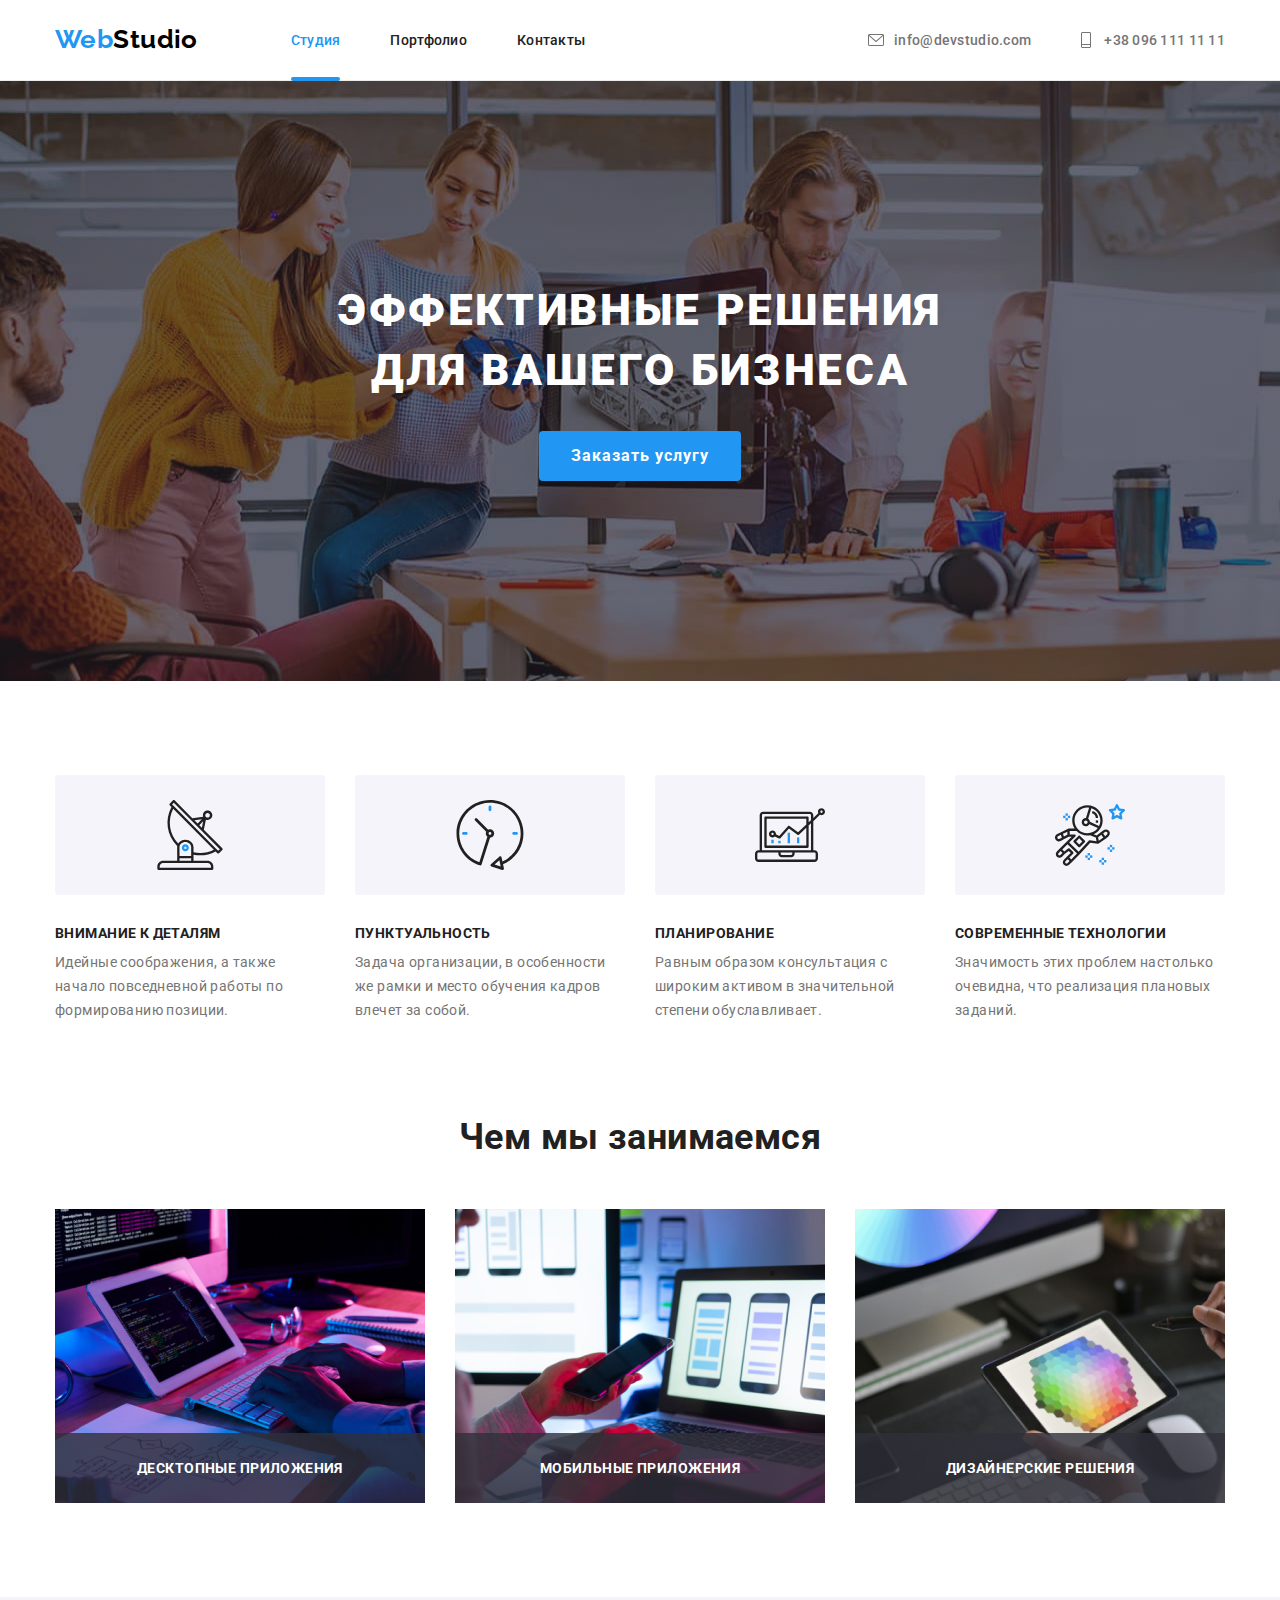
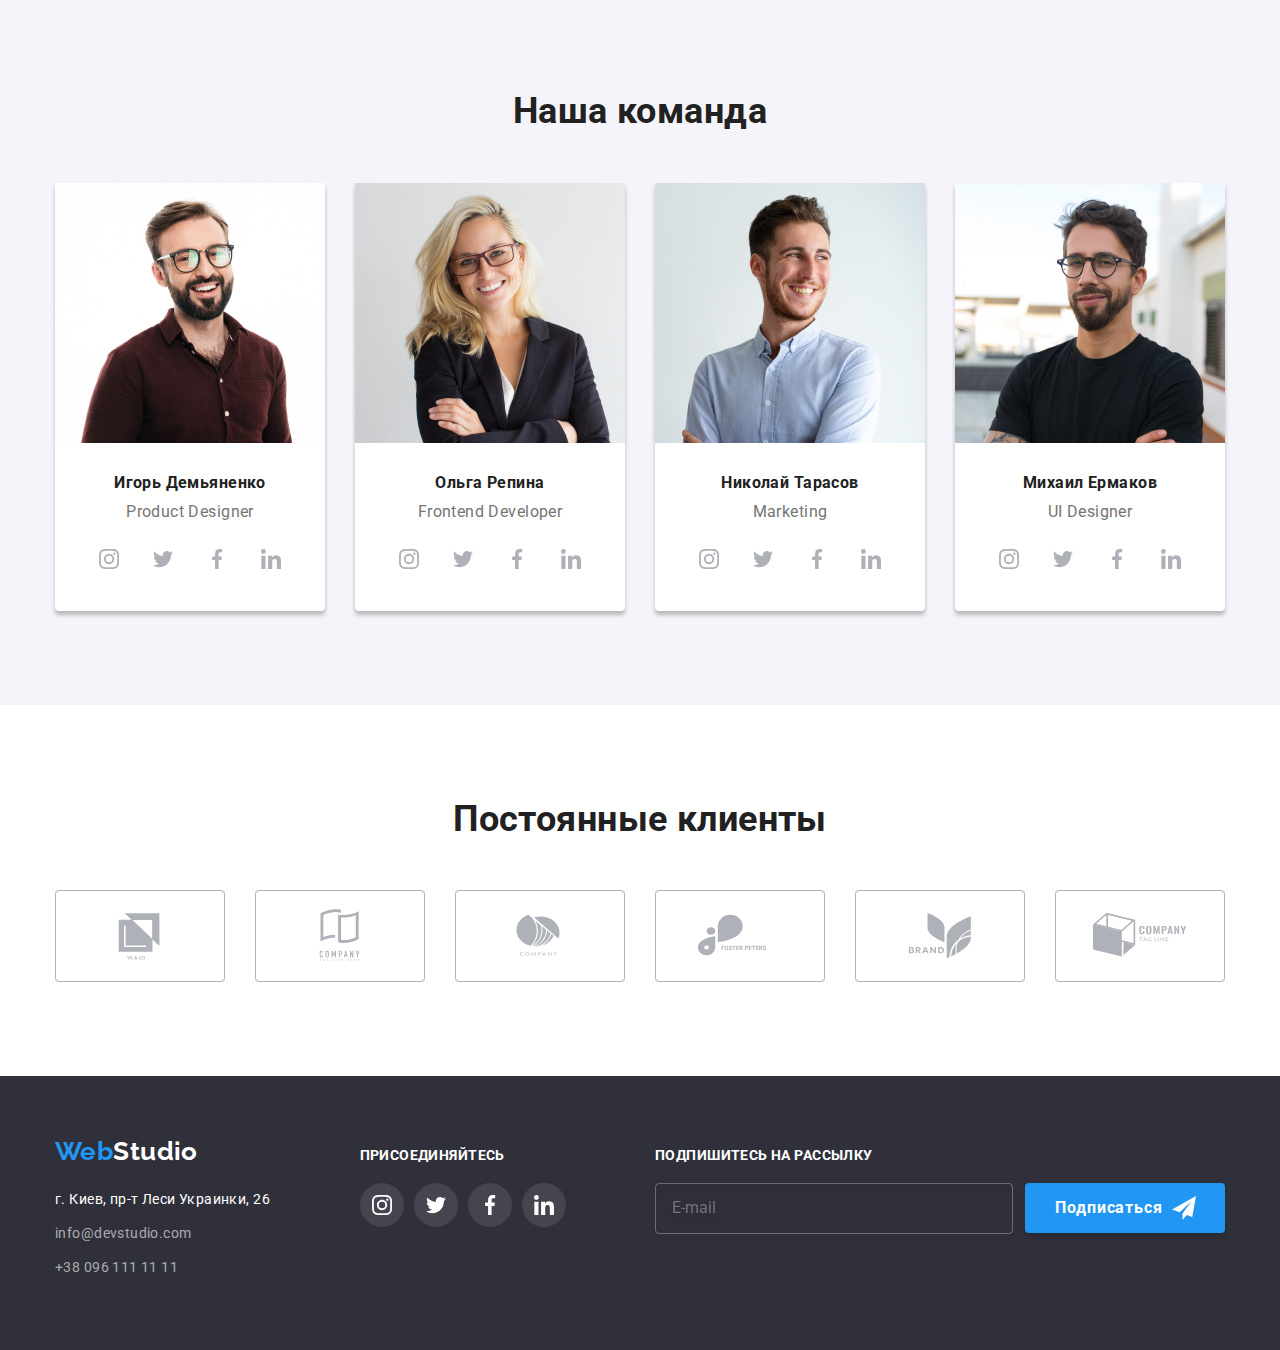
<file: index.html>
<!DOCTYPE html>
<html lang="ru">
  <head>
    <meta charset="UTF-8" />
    <meta http-equiv="X-UA-Compatible" content="IE=edge" />
    <meta name="viewport" content="width=device-width, initial-scale=1.0" />
    <title>goit-markup-hw-08</title>
    <link
      href="https://fonts.googleapis.com/css2?family=Raleway:wght@700&family=Roboto:wght@400;500;700;900&family=Tangerine:wght@700&display=swap"
      rel="stylesheet"
    />
    <link rel="stylesheet" href="./css/main.min.css" />
  </head>
  <body>
    <!--Шапка сайта-->
    <header class="header">
      <div class="container">
        <a href="./index.html" class="logo"
          ><span class="accent">Web</span>Studio</a
        >
        <div class="header__menu" data-menu>
          <nav class="nav">
            <ul class="nav-list list">
              <li class="nav__item">
                <a class="nav__link link current" href="./index.html">Студия</a>
              </li>
              <li class="nav__item">
                <a class="nav__link link" href="./portfolio.html">Портфолио</a>
              </li>
              <li class="nav__item">
                <a class="nav__link link" href="#">Контакты</a>
              </li>
            </ul>
          </nav>
          <ul class="contacts-list list">
            <li class="contacts-list__item">
              <a
                class="contacts-list__link contacts-list__link--mail link"
                href="mailto:info@devstudio.com"
              >
                <svg class="contacts-list__icon" width="16" height="16">
                  <use href="./images/sprite.svg#icon-mail"></use>
                </svg>
                info@devstudio.com</a
              >
            </li>
            <li class="contacts-list__item">
              <a
                class="contacts-list__link contacts-list__link--tel link"
                href="tel:+380961111111"
              >
                <svg
                  class="contacts-list__icon contacts-list__icon-tel"
                  width="16"
                  height="16"
                >
                  <use href="./images/sprite.svg#icon-phone"></use>
                </svg>
                +38 096 111 11 11</a
              >
            </li>
          </ul>
          <ul class="header__sicials list">
            <li class="header__sicials-item">
              <a href="" class="header-socials-link">Instagram</a>
            </li>
            <li class="header__sicials-item">
              <a href="" class="header-socials-link">Twitter</a>
            </li>
            <li class="header__sicials-item">
              <a href="" class="header-socials-link">Facebook</a>
            </li>
            <li class="header__sicials-item">
              <a href="" class="header-socials-link">LinkedIn</a>
            </li>
          </ul>
        </div>

        <button class="mabil-menu__btn" data-menu-button>
          <svg
            width="40"
            height="40"
            aria-label="Переключатель мобильного окна"
          >
            <use
              class="icon-menu-close"
              href="./images/sprite.svg#icon-menu-close"
            ></use>
            <use
              class="icon-menu-open"
              href="./images/sprite.svg#icon-menu-open"
            ></use>
          </svg>
        </button>
      </div>
    </header>

    <main>
      <!--hero-->
      <section class="hero">
        <div class="container">
          <h1 class="hero__title">Эффективные решения для вашего бизнеса</h1>
          <button class="hero__button button" type="button" data-modal-open>
            Заказать услугу
          </button>
        </div>
      </section>

      <!--Преимущества-->
      <section class="section section-features">
        <div class="container">
          <h2 class="hidden">Наши преимущества</h2>
          <ul class="features list">
            <li class="features__item features__item--icon1">
              <h3 class="features__title title">Внимание к деталям</h3>
              <p class="features__text">
                Идейные соображения, а также начало повседневной работы по
                формированию позиции.
              </p>
            </li>
            <li class="features__item features__item--icon2">
              <h3 class="features__title title">Пунктуальность</h3>
              <p class="features__text">
                Задача организации, в особенности же рамки и место обучения
                кадров влечет за собой.
              </p>
            </li>
            <li class="features__item features__item--icon3">
              <h3 class="features__title title">Планирование</h3>
              <p class="features__text">
                Равным образом консультация с широким активом в значительной
                степени обуславливает.
              </p>
            </li>
            <li class="features__item features__item--icon4">
              <h3 class="features__title title">Современные технологии</h3>
              <p class="features__text">
                Значимость этих проблем настолько очевидна, что реализация
                плановых заданий.
              </p>
            </li>
          </ul>
        </div>
      </section>

      <!--Наши занятия-->
      <section class="section work-section">
        <div class="container">
          <h2 class="title">Чем мы занимаемся</h2>
          <ul class="work list flexing">
            <li class="work__item">
              <picture>
                <source
                  srcset="./images/place11.jpg 1x, ./images/place11@2x.jpg 2x"
                  type="image/jpg"
                />
                <img
                  class="work__item"
                  src="./images/place11.jpg"
                  alt="мужчина клацает на клавиатуре"
                  width="370"
                  height="294"
                />
              </picture>
              <h3 class="work__title">Десктопные приложения</h3>
            </li>
            <li class="work__item">
              <picture>
                <source
                  srcset="./images/place22.jpg 1x, ./images/place22@2x.jpg 2x"
                  type="image/jpg"
                />
                <img
                  class="work__item"
                  src="./images/place22.jpg"
                  alt="девушка держит в руке смартфон"
                  width="370"
                  height="294"
                />
              </picture>
              <h3 class="work__title">Мобильные приложения</h3>
            </li>
            <li class="work__item">
              <picture>
                <source
                  srcset="./images/place33.jpg 1x, ./images/place33@2x.jpg 2x"
                  type="image/jpg"
                />
                <img
                  class="work__item"
                  src="./images/place33.jpg"
                  alt="держит в руке планшет"
                  width="370"
                  height="294"
                />
              </picture>
              <h3 class="work__title">Дизайнерские решения</h3>
            </li>
          </ul>
        </div>
      </section>

      <!--Команда-->
      <section class="section section-team">
        <div class="container">
          <h2 class="title">Наша команда</h2>
          <ul class="team list">
            <li class="team__item">
              <picture>
                <source
                  media="(min-width: 1200px)"
                  srcset="
                    ./images/t-teachr-desk.jpg    1x,
                    ./images/t-teachr-desk@2x.jpg 2x
                  "
                  type="image/jpg"
                />

                <source
                  media="(min-width: 768px)"
                  srcset="
                    ./images/t-teachr-tab.jpg    1x,
                    ./images/t-teachr-tab@2x.jpg 2x
                  "
                  type="image/jpg"
                />

                <source
                  media="(max-width: 767px)"
                  srcset="
                    ./images/t-teachr-mob.jpg    1x,
                    ./images/t-teachr-mob@2x.jpg 2x
                  "
                  type="image/jpg"
                />
                <img
                  class="team__img"
                  src="./images/t-teachr-mob.jpg"
                  alt="учитель мужчина"
                  width="270"
                  height="260"
                />
              </picture>

              <div class="participant">
                <h3 class="participant__title title">Игорь Демьяненко</h3>
                <p class="participant__text">Product Designer</p>
                <ul class="social">
                  <li class="social__item">
                    <a class="social__link" href="" aria-label="instagram">
                      <svg width="20" height="20">
                        <use href="./images/sprite.svg#icon-instagram"></use>
                      </svg>
                    </a>
                  </li>
                  <li class="social__item">
                    <a class="social__link" href="" aria-label="twitter">
                      <svg width="20" height="20">
                        <use href="./images/sprite.svg#icon-twitter"></use>
                      </svg>
                    </a>
                  </li>
                  <li class="social__item">
                    <a class="social__link" href="" aria-label="facebook">
                      <svg width="20" height="20">
                        <use href="./images/sprite.svg#icon-facebook"></use>
                      </svg>
                    </a>
                  </li>
                  <li class="social__item">
                    <a class="social__link" href="" aria-label="linkedin">
                      <svg width="20" height="20">
                        <use href="./images/sprite.svg#icon-linkedin"></use>
                      </svg>
                    </a>
                  </li>
                </ul>
              </div>
            </li>
            <li class="team__item">
              <picture>
                <source
                  media="(min-width: 1200px)"
                  srcset="
                    ./images/t-teachr2-desk.jpg    1x,
                    ./images/t-teachr2-desk@2x.jpg 2x
                  "
                  type="image/jpg"
                />

                <source
                  media="(min-width: 768px)"
                  srcset="
                    ./images/t-teachr2-tab.jpg    1x,
                    ./images/t-teachr2-tab@2x.jpg 2x
                  "
                  type="image/jpg"
                />

                <source
                  media="(max-width: 767px)"
                  srcset="
                    ./images/t-teachr2-mob.jpg    1x,
                    ./images/t-teachr2-mob@2x.jpg 2x
                  "
                  type="image/jpg"
                />
                <img
                  class="team__img"
                  src="./images/t-teachr2-mob.jpg"
                  alt="учитель мужчина"
                  width="270"
                  height="260"
                />
              </picture>

              <div class="participant">
                <h3 class="participant__title title">Ольга Репина</h3>
                <p class="participant__text">Frontend Developer</p>
                <ul class="social">
                  <li class="social__item">
                    <a class="social__link" href="" aria-label="instagram">
                      <svg width="20" height="20">
                        <use href="./images/sprite.svg#icon-instagram"></use>
                      </svg>
                    </a>
                  </li>
                  <li class="social__item">
                    <a class="social__link" href="" aria-label="twitter">
                      <svg width="20" height="20">
                        <use href="./images/sprite.svg#icon-twitter"></use>
                      </svg>
                    </a>
                  </li>
                  <li class="social__item">
                    <a class="social__link" href="" aria-label="facebook">
                      <svg width="20" height="20">
                        <use href="./images/sprite.svg#icon-facebook"></use>
                      </svg>
                    </a>
                  </li>
                  <li class="social__item">
                    <a class="social__link" href="" aria-label="linkedin">
                      <svg width="20" height="20">
                        <use href="./images/sprite.svg#icon-linkedin"></use>
                      </svg>
                    </a>
                  </li>
                </ul>
              </div>
            </li>
            <li class="team__item">
              <picture>
                <source
                  media="(min-width: 1200px)"
                  srcset="
                    ./images/t-teachr3-desk.jpg    1x,
                    ./images/t-teachr3-desk@2x.jpg 2x
                  "
                  type="image/jpg"
                />

                <source
                  media="(min-width: 768px)"
                  srcset="
                    ./images/t-teachr3-tab.jpg    1x,
                    ./images/t-teachr3-tab@2x.jpg 2x
                  "
                  type="image/jpg"
                />

                <source
                  media="(max-width: 767px)"
                  srcset="
                    ./images/t-teachr3-mob.jpg    1x,
                    ./images/t-teachr3-mob@2x.jpg 2x
                  "
                  type="image/jpg"
                />
                <img
                  class="team__img"
                  src="./images/t-teachr3-mob.jpg"
                  alt="учитель мужчина"
                  width="270"
                  height="260"
                />
              </picture>
              <div class="participant">
                <h3 class="participant__title title">Николай Тарасов</h3>
                <p class="participant__text">Marketing</p>
                <ul class="social">
                  <li class="social__item">
                    <a class="social__link" href="" aria-label="instagram">
                      <svg width="20" height="20">
                        <use href="./images/sprite.svg#icon-instagram"></use>
                      </svg>
                    </a>
                  </li>
                  <li class="social__item">
                    <a class="social__link" href="" aria-label="twitter">
                      <svg width="20" height="20">
                        <use href="./images/sprite.svg#icon-twitter"></use>
                      </svg>
                    </a>
                  </li>
                  <li class="social__item">
                    <a class="social__link" href="" aria-label="facebook">
                      <svg width="20" height="20">
                        <use href="./images/sprite.svg#icon-facebook"></use>
                      </svg>
                    </a>
                  </li>
                  <li class="social__item">
                    <a class="social__link" href="" aria-label="linkedin">
                      <svg width="20" height="20">
                        <use href="./images/sprite.svg#icon-linkedin"></use>
                      </svg>
                    </a>
                  </li>
                </ul>
              </div>
            </li>
            <li class="team__item">
              <picture>
                <source
                  media="(min-width: 1200px)"
                  srcset="
                    ./images/t-teachr4-desk.jpg    1x,
                    ./images/t-teachr4-desk@2x.jpg 2x
                  "
                  type="image/jpg"
                />

                <source
                  media="(min-width: 768px)"
                  srcset="
                    ./images/t-teachr4-tab.jpg    1x,
                    ./images/t-teachr4-tab@2x.jpg 2x
                  "
                  type="image/jpg"
                />

                <source
                  media="(max-width: 767px)"
                  srcset="
                    ./images/t-teachr4-mob.jpg    1x,
                    ./images/t-teachr4-mob@2x.jpg 2x
                  "
                  type="image/jpg"
                />
                <img
                  class="team__img"
                  src="./images/t-teachr4-mob.jpg"
                  alt="учитель мужчина"
                  width="270"
                  height="260"
                />
              </picture>
              <div class="participant">
                <h3 class="participant__title title">Михаил Ермаков</h3>
                <p class="participant__text">UI Designer</p>
                <ul class="social">
                  <li class="social__item">
                    <a class="social__link" href="" aria-label="instagram">
                      <svg width="20" height="20">
                        <use href="./images/sprite.svg#icon-instagram"></use>
                      </svg>
                    </a>
                  </li>
                  <li class="social__item">
                    <a class="social__link" href="" aria-label="twitter">
                      <svg width="20" height="20">
                        <use href="./images/sprite.svg#icon-twitter"></use>
                      </svg>
                    </a>
                  </li>
                  <li class="social__item">
                    <a class="social__link" href="" aria-label="facebook">
                      <svg width="20" height="20">
                        <use href="./images/sprite.svg#icon-facebook"></use>
                      </svg>
                    </a>
                  </li>
                  <li class="social__item">
                    <a class="social__link" href="" aria-label="linkedin">
                      <svg width="20" height="20">
                        <use href="./images/sprite.svg#icon-linkedin"></use>
                      </svg>
                    </a>
                  </li>
                </ul>
              </div>
            </li>
          </ul>
        </div>
      </section>

      <!-- Клиенты -->
      <section class="section">
        <div class="container">
          <h2 class="title">Постоянные клиенты</h2>
          <ul class="clients list">
            <li class="clients__item">
              <a class="clients__link" href="#">
                <svg width="106" height="60">
                  <use href="./images/sprite.svg#icon-company1"></use>
                </svg>
              </a>
            </li>
            <li class="clients__item">
              <a class="clients__link" href="#">
                <svg width="106px" height="60px">
                  <use href="./images/sprite.svg#icon-company2"></use>
                </svg>
              </a>
            </li>
            <li class="clients__item">
              <a class="clients__link" href="#">
                <svg width="106" height="60">
                  <use href="./images/sprite.svg#icon-company3"></use>
                </svg>
              </a>
            </li>
            <li class="clients__item">
              <a class="clients__link" href="#">
                <svg width="106" height="60">
                  <use href="./images/sprite.svg#icon-company4"></use>
                </svg>
              </a>
            </li>
            <li class="clients__item">
              <a class="clients__link" href="#">
                <svg width="106" height="60">
                  <use href="./images/sprite.svg#icon-company5"></use>
                </svg>
              </a>
            </li>
            <li class="clients__item">
              <a class="clients__link" href="#">
                <svg width="106px" height="60px">
                  <use href="./images/sprite.svg#icon-company6"></use>
                </svg>
              </a>
            </li>
          </ul>
        </div>
      </section>
    </main>

    <!--Подвал сайта-->
    <footer class="footer">
      <div class="container footer__container">
        <div class="footer__info">
          <a href="./index.html" class="logo"
            ><span class="accent">Web</span>Studio</a
          >
          <address class="address">
            <ul class="contacts-nav list">
              <li class="contacts-nav__item">
                <a
                  href="https://goo.gl/maps/D3uRbkzvZpGUqhTm6"
                  target="_blank"
                  rel="noopener noreferrer"
                  class="contacts-nav__link contacts-nav__link--address link"
                  >г. Киев, пр-т Леси Украинки, 26</a
                >
              </li>
              <li class="contacts-nav__item">
                <a
                  href="mailto:info@devstudio.com"
                  class="contacts-nav__link link"
                  >info@devstudio.com</a
                >
              </li>
              <li class="contacts-nav__item">
                <a href="tel:+380961111111" class="contacts-nav__link link"
                  >+38 096 111 11 11</a
                >
              </li>
            </ul>
          </address>
        </div>
        <div class="footer__join">
          <h3 class="footer-title">присоединяйтесь</h3>
          <ul class="social">
            <li class="social__item">
              <a
                class="social__link social__link--dark"
                href=""
                aria-label="instagram"
              >
                <svg width="20" height="20">
                  <use href="./images/sprite.svg#icon-instagram"></use>
                </svg>
              </a>
            </li>
            <li class="social__item">
              <a
                class="social__link social__link--dark"
                href=""
                aria-label="twitter"
              >
                <svg width="20" height="20">
                  <use href="./images/sprite.svg#icon-twitter"></use>
                </svg>
              </a>
            </li>
            <li class="social__item">
              <a
                class="social__link social__link--dark"
                href=""
                aria-label="facebook"
              >
                <svg width="20" height="20">
                  <use href="./images/sprite.svg#icon-facebook"></use>
                </svg>
              </a>
            </li>
            <li class="social__item">
              <a
                class="social__link social__link--dark"
                href=""
                aria-label="linkedin"
              >
                <svg width="20" height="20">
                  <use href="./images/sprite.svg#icon-linkedin"></use>
                </svg>
              </a>
            </li>
          </ul>
        </div>

        <div class="form-block">
          <div class="footer-form">
            <h3 class="footer-title">Подпишитесь на рассылку</h3>
            <form class="form">
              <input
                class="form__input"
                type="text"
                name="user-subscribe"
                placeholder="E-mail"
              />
              <button class="form__button button" type="submit">
                Подписаться
                <svg class="form__icon" width="24" height="24">
                  <use href="./images/sprite.svg#icon-icon-send"></use>
                </svg>
              </button>
            </form>
          </div>
        </div>
      </div>
    </footer>

    <!-- Модельное окно -->
    <div class="backdrop is-hidden" data-modal>
      <div class="model">
        <strong class="model__title"
          >Оставьте свои данные, мы вам перезвоним</strong
        >
        <form class="model-form">
          <label class="model-form__label">
            <span class="model-form__name">Имя</span>
            <input class="model-form__input" type="text" name="user-name" />
            <svg class="model-form__icon" width="16" height="16">
              <use href="./images/sprite.svg#icon-person-modal"></use>
            </svg>
          </label>

          <label class="model-form__label">
            <span class="model-form__name">Телефон</span>
            <input class="model-form__input" type="text" name="user-phone" />
            <svg class="model-form__icon" width="16" height="16">
              <use href="./images/sprite.svg#icon-phone-modal"></use>
            </svg>
          </label>

          <label class="model-form__label">
            <span class="model-form__name">Почта</span>
            <input class="model-form__input" type="text" name="user-email" />
            <svg class="model-form__icon" width="16" height="16">
              <use href="./images/sprite.svg#icon-email-modal"></use>
            </svg>
          </label>

          <label class="model-form__label label-comment">
            <span class="model-form__name">Коментарий</span>
            <textarea
              class="model-form__comment"
              placeholder="Введите текст"
            ></textarea>
          </label>

          <label class="model-form__label label-checkbox">
            <input
              class="model-form__checkbox hidden"
              type="checkbox"
              name="user-checkbox"
            />
            <span class="checkbox-box">
              <svg class="checkbox-icon" width="11" height="8">
                <use href="./images/sprite.svg#icon-mark-modal"></use>
              </svg>
            </span>
            <span class="checkbox-name"
              >Соглашаюсь с рассылкой и принимаю&nbsp;<a
                class="checkbox-link"
                href="#"
                >Условия договора</a
              ></span
            >
          </label>
          <button class="button" type="submit">Отправить</button>
        </form>

        <button class="button-close" data-modal-close>
          <svg class="button-close__icon" width="11" height="11">
            <use href="./images/sprite.svg#icon-close"></use>
          </svg>
        </button>
      </div>
    </div>

    <script src="./js/menu.js"></script>
    <script src="./js/modal.js"></script>
  </body>
</html>
</file>
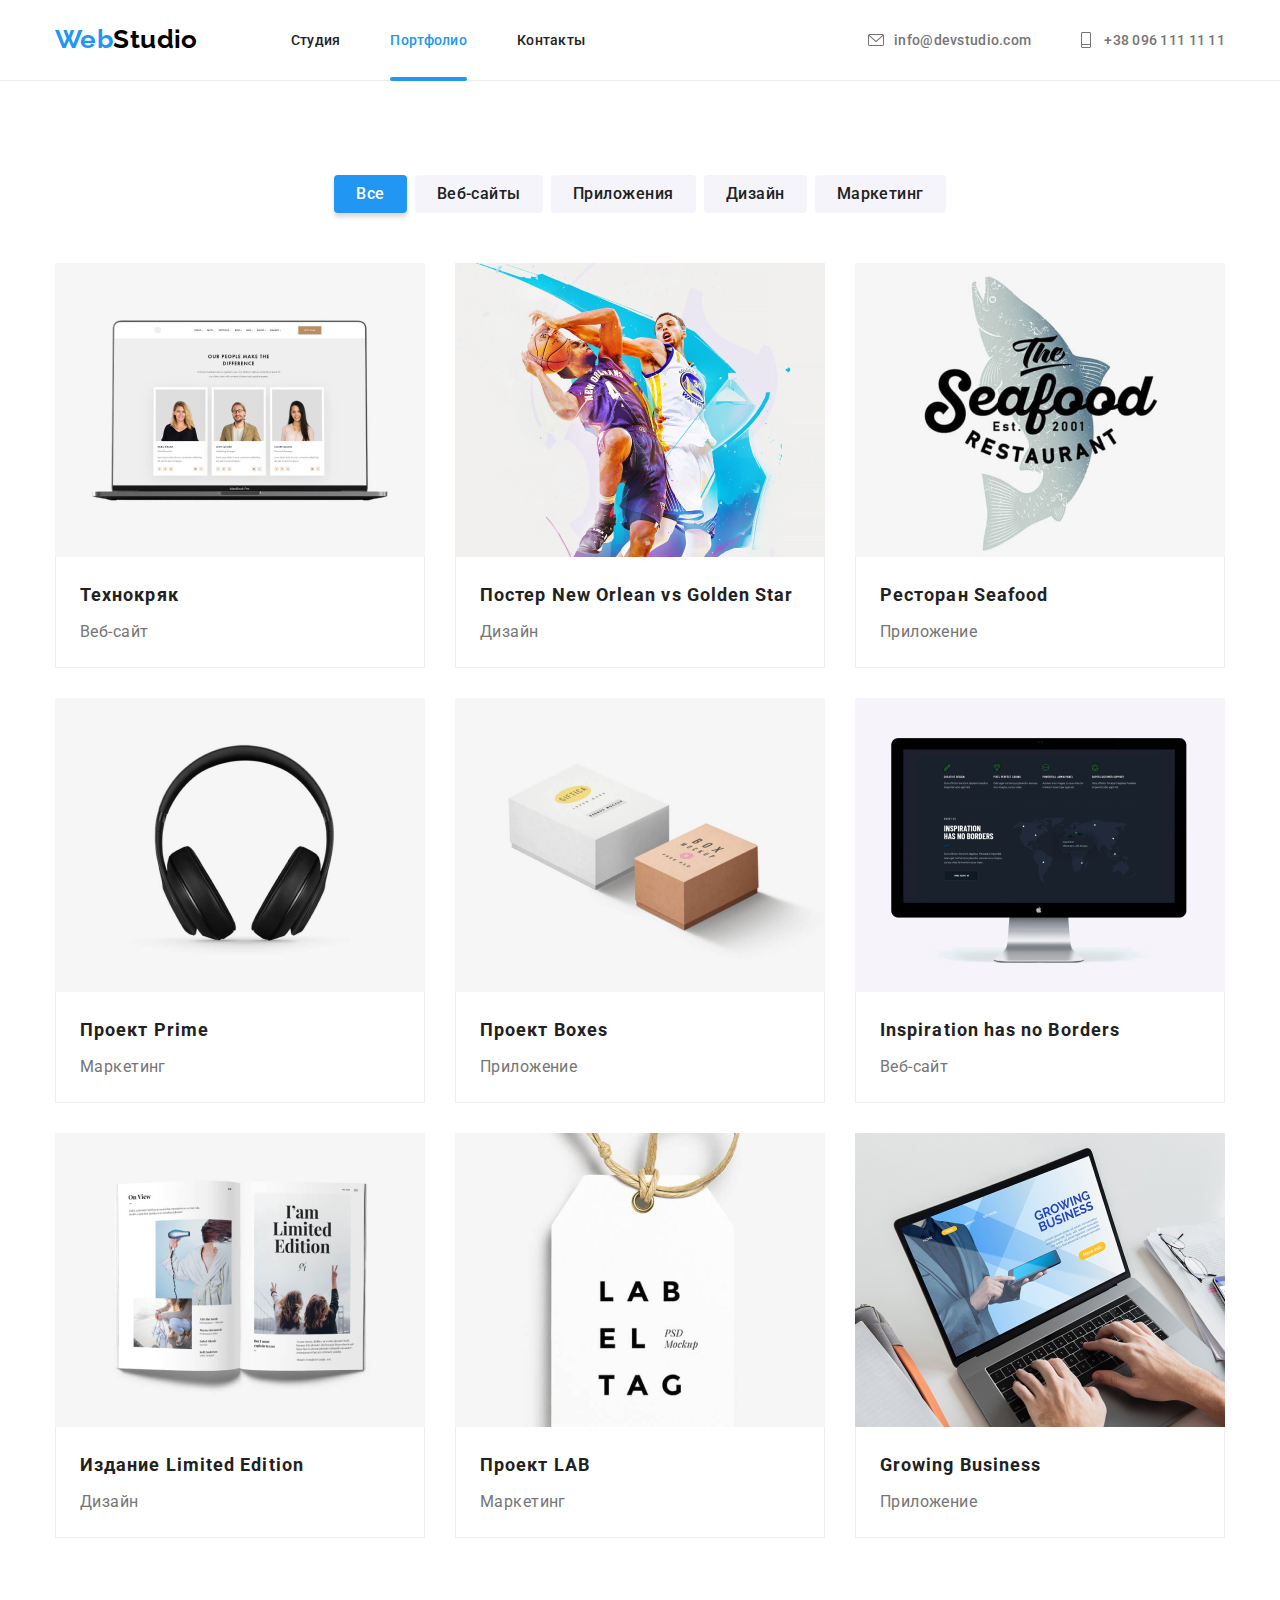
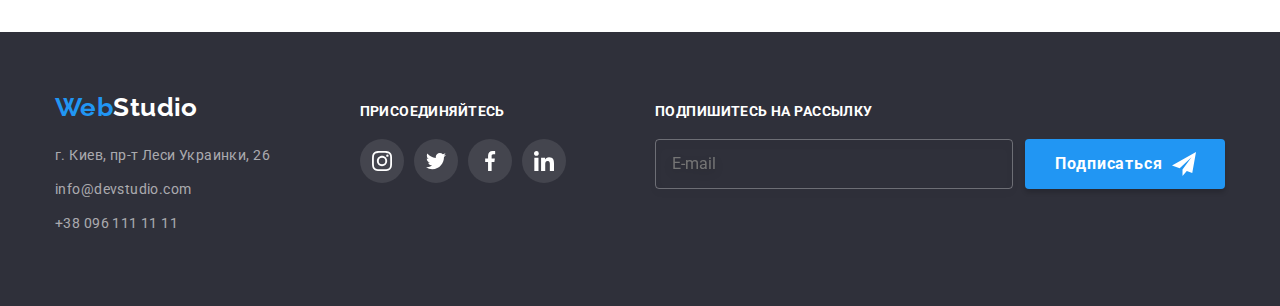
<file: portfolio.html>
<!DOCTYPE html>
<html lang="ru">
  <head>
    <meta charset="UTF-8" />
    <meta http-equiv="X-UA-Compatible" content="IE=edge" />
    <meta name="viewport" content="width=device-width, initial-scale=1.0" />
    <title>goit-markup-hw-08</title>
    <link
      href="https://fonts.googleapis.com/css2?family=Raleway:wght@700&family=Roboto:wght@400;500;700&family=Tangerine:wght@700&display=swap"
      rel="stylesheet"
    />
    <link rel="stylesheet" href="./css/main.min.css" />
  </head>
  <body>
    <!--Шапка сайта-->
    <header class="header">
      <div class="container">
        <a href="./index.html" class="logo"
          ><span class="accent">Web</span>Studio</a
        >
        <div class="header__menu" data-menu>
          <nav class="nav">
            <ul class="nav-list list">
              <li class="nav__item">
                <a class="nav__link link" href="./index.html">Студия</a>
              </li>
              <li class="nav__item">
                <a class="nav__link link current" href="./portfolio.html"
                  >Портфолио</a
                >
              </li>
              <li class="nav__item">
                <a class="nav__link link" href="#">Контакты</a>
              </li>
            </ul>
          </nav>
          <ul class="contacts-list list">
            <li class="contacts-list__item">
              <a
                class="contacts-list__link contacts-list__link--mail link"
                href="mailto:info@devstudio.com"
              >
                <svg class="contacts-list__icon" width="16" height="16">
                  <use href="./images/sprite.svg#icon-mail"></use>
                </svg>
                info@devstudio.com</a
              >
            </li>
            <li class="contacts-list__item">
              <a
                class="contacts-list__link contacts-list__link--tel link"
                href="tel:+380961111111"
              >
                <svg
                  class="contacts-list__icon contacts-list__icon-tel"
                  width="16"
                  height="16"
                >
                  <use href="./images/sprite.svg#icon-phone"></use>
                </svg>
                +38 096 111 11 11</a
              >
            </li>
          </ul>
          <ul class="header__sicials list">
            <li class="header__sicials-item">
              <a href="" class="header-socials-link">Instagram</a>
            </li>
            <li class="header__sicials-item">
              <a href="" class="header-socials-link">Twitter</a>
            </li>
            <li class="header__sicials-item">
              <a href="" class="header-socials-link">Facebook</a>
            </li>
            <li class="header__sicials-item">
              <a href="" class="header-socials-link">LinkedIn</a>
            </li>
          </ul>
        </div>

        <button class="mabil-menu__btn" data-menu-button>
          <svg
            width="40"
            height="40"
            aria-label="Переключатель мобильного окна"
          >
            <use
              class="icon-menu-close"
              href="./images/sprite.svg#icon-menu-close"
            ></use>
            <use
              class="icon-menu-open"
              href="./images/sprite.svg#icon-menu-open"
            ></use>
          </svg>
        </button>
      </div>
    </header>

    <main>
      <!--Услуги кнопки-->
      <section class="section">
        <div class="container">
          <h2 class="hidden">Наши услуги</h2>

          <!-- portfolio-nav -->

          <ul class="portfolio-nav list">
            <li class="portfolio-nav__item">
              <button
                type="button"
                class="portfolio-nav__button button acctive"
              >
                Все
              </button>
            </li>
            <li class="portfolio-nav__item">
              <button type="button" class="portfolio-nav__button button">
                Веб-сайты
              </button>
            </li>
            <li class="portfolio-nav__item">
              <button type="button" class="portfolio-nav__button button">
                Приложения
              </button>
            </li>
            <li class="portfolio-nav__item">
              <button type="button" class="portfolio-nav__button button">
                Дизайн
              </button>
            </li>
            <li class="portfolio-nav__item">
              <button type="button" class="portfolio-nav__button button">
                Маркетинг
              </button>
            </li>
          </ul>

          <!-- portfolio-list -->

          <ul class="portfolio-list list">
            <li class="portfolio-list__item">
              <a class="portfolio-list__link link" href="#">
                <div class="slider">
                  <picture>
                    <source
                      media="(min-width: 1200px)"
                      srcset="
                        ./images/portfolio/service1-desk.jpg    1x,
                        ./images/portfolio/service1-desk@2x.jpg 2x
                      "
                      type="image/jpg"
                    />

                    <source
                      media="(min-width: 768px)"
                      srcset="
                        ./images/portfolio/service1-tab.jpg    1x,
                        ./images/portfolio/service1-tab@2x.jpg 2x
                      "
                      type="image/jpg"
                    />

                    <source
                      media="(max-width: 767px)"
                      srcset="
                        ./images/portfolio/service1-mob.jpg    1x,
                        ./images/portfolio/service1-mob@2x.jpg 2x
                      "
                      type="image/jpg"
                    />
                    <img
                      src="./images/portfolio/service1-mob.jpg"
                      alt="монитор ноутбука"
                      width="450"
                      height="294"
                    />
                  </picture>

                  <p class="slider__text">
                    Ресурс предлагает комплексные предложения с разным уровнем
                    функционала и сервисов. Все это позволит посетителю получить
                    исчерпывающие сведения о компании или частном лице.
                  </p>
                </div>
                <div class="portfolio-list__name">
                  <h3 class="portfolio-list__title">Технокряк</h3>
                  <p class="portfolio-list__text">Веб-сайт</p>
                </div>
              </a>
            </li>
            <li class="portfolio-list__item">
              <a class="portfolio-list__link link" href="#">
                <div class="slider">
                  <picture>
                    <source
                      media="(min-width: 1200px)"
                      srcset="
                        ./images/portfolio/service2-desk.jpg    1x,
                        ./images/portfolio/service2-desk@2x.jpg 2x
                      "
                      type="image/jpg"
                    />

                    <source
                      media="(min-width: 768px)"
                      srcset="
                        ./images/portfolio/service2-tab.jpg    1x,
                        ./images/portfolio/service2-tab@2x.jpg 2x
                      "
                      type="image/jpg"
                    />

                    <source
                      media="(max-width: 767px)"
                      srcset="
                        ./images/portfolio/service2-mob.jpg    1x,
                        ./images/portfolio/service2-mob@2x.jpg 2x
                      "
                      type="image/jpg"
                    />
                    <img
                      src="./images/portfolio/service2-mob.jpg"
                      alt="два парня играют в баскетбол"
                      width="450"
                      height="294"
                    />
                  </picture>

                  <p class="slider__text">
                    Ресурс предлагает комплексные предложения с разным уровнем
                    функционала и сервисов. Все это позволит посетителю получить
                    исчерпывающие сведения о компании или частном лице.
                  </p>
                </div>
                <div class="portfolio-list__name">
                  <h3 class="portfolio-list__title">
                    Постер New Orlean vs Golden Star
                  </h3>
                  <p class="portfolio-list__text">Дизайн</p>
                </div>
              </a>
            </li>
            <li class="portfolio-list__item">
              <a class="portfolio-list__link link" href="#">
                <div class="slider">
                  <picture>
                    <source
                      media="(min-width: 1200px)"
                      srcset="
                        ./images/portfolio/service3-desk.jpg    1x,
                        ./images/portfolio/service3-desk@2x.jpg 2x
                      "
                      type="image/jpg"
                    />

                    <source
                      media="(min-width: 768px)"
                      srcset="
                        ./images/portfolio/service3-tab.jpg    1x,
                        ./images/portfolio/service3-tab@2x.jpg 2x
                      "
                      type="image/jpg"
                    />

                    <source
                      media="(max-width: 767px)"
                      srcset="
                        ./images/portfolio/service3-mob.jpg    1x,
                        ./images/portfolio/service3-mob@2x.jpg 2x
                      "
                      type="image/jpg"
                    />
                    <img
                      src="./images/portfolio/service3-mob.jpg"
                      alt="логотип в виде рыбы"
                      width="450"
                      height="294"
                    />
                  </picture>

                  <p class="slider__text">
                    Ресурс предлагает комплексные предложения с разным уровнем
                    функционала и сервисов. Все это позволит посетителю получить
                    исчерпывающие сведения о компании или частном лице.
                  </p>
                </div>
                <div class="portfolio-list__name">
                  <h3 class="portfolio-list__title">Ресторан Seafood</h3>
                  <p class="portfolio-list__text">Приложение</p>
                </div>
              </a>
            </li>
            <li class="portfolio-list__item">
              <a class="portfolio-list__link link" href="#">
                <div class="slider">
                  <picture>
                    <source
                      media="(min-width: 1200px)"
                      srcset="
                        ./images/portfolio/service4-desk.jpg    1x,
                        ./images/portfolio/service4-desk@2x.jpg 2x
                      "
                      type="image/jpg"
                    />

                    <source
                      media="(min-width: 768px)"
                      srcset="
                        ./images/portfolio/service4-tab.jpg    1x,
                        ./images/portfolio/service4-tab@2x.jpg 2x
                      "
                      type="image/jpg"
                    />

                    <source
                      media="(max-width: 767px)"
                      srcset="
                        ./images/portfolio/service4-mob.jpg    1x,
                        ./images/portfolio/service4-mob@2x.jpg 2x
                      "
                      type="image/jpg"
                    />
                    <img
                      src="./images/portfolio/service4-mob.jpg"
                      alt="наушники"
                      width="450"
                      height="294"
                    />
                  </picture>

                  <p class="slider__text">
                    Ресурс предлагает комплексные предложения с разным уровнем
                    функционала и сервисов. Все это позволит посетителю получить
                    исчерпывающие сведения о компании или частном лице.
                  </p>
                </div>
                <div class="portfolio-list__name">
                  <h3 class="portfolio-list__title">Проект Prime</h3>
                  <p class="portfolio-list__text">Маркетинг</p>
                </div>
              </a>
            </li>
            <li class="portfolio-list__item">
              <a class="portfolio-list__link link" href="">
                <div class="slider">
                  <picture>
                    <source
                      media="(min-width: 1200px)"
                      srcset="
                        ./images/portfolio/service5-desk.jpg    1x,
                        ./images/portfolio/service5-desk@2x.jpg 2x
                      "
                      type="image/jpg"
                    />

                    <source
                      media="(min-width: 768px)"
                      srcset="
                        ./images/portfolio/service5-tab.jpg    1x,
                        ./images/portfolio/service5-tab@2x.jpg 2x
                      "
                      type="image/jpg"
                    />

                    <source
                      media="(max-width: 767px)"
                      srcset="
                        ./images/portfolio/service5-mob.jpg    1x,
                        ./images/portfolio/service5-mob@2x.jpg 2x
                      "
                      type="image/jpg"
                    />
                    <img
                      src="./images/portfolio/service5-mob.jpg"
                      alt="два бокса"
                      width="450"
                      height="294"
                    />
                  </picture>

                  <p class="slider__text">
                    Ресурс предлагает комплексные предложения с разным уровнем
                    функционала и сервисов. Все это позволит посетителю получить
                    исчерпывающие сведения о компании или частном лице.
                  </p>
                </div>
                <div class="portfolio-list__name">
                  <h3 class="portfolio-list__title">Проект Boxes</h3>
                  <p class="portfolio-list__text">Приложение</p>
                </div>
              </a>
            </li>
            <li class="portfolio-list__item">
              <a class="portfolio-list__link link" href="#">
                <div class="slider">
                  <picture>
                    <source
                      media="(min-width: 1200px)"
                      srcset="
                        ./images/portfolio/service6-desk.jpg    1x,
                        ./images/portfolio/service6-desk@2x.jpg 2x
                      "
                      type="image/jpg"
                    />

                    <source
                      media="(min-width: 768px)"
                      srcset="
                        ./images/portfolio/service6-tab.jpg    1x,
                        ./images/portfolio/service6-tab@2x.jpg 2x
                      "
                      type="image/jpg"
                    />

                    <source
                      media="(max-width: 767px)"
                      srcset="
                        ./images/portfolio/service6-mob.jpg    1x,
                        ./images/portfolio/service6-mob@2x.jpg 2x
                      "
                      type="image/jpg"
                    />
                    <img
                      src="./images/portfolio/service6-mob.jpg"
                      alt="монитор"
                      width="450"
                      height="294"
                    />
                  </picture>

                  <p class="slider__text">
                    Ресурс предлагает комплексные предложения с разным уровнем
                    функционала и сервисов. Все это позволит посетителю получить
                    исчерпывающие сведения о компании или частном лице.
                  </p>
                </div>
                <div class="portfolio-list__name">
                  <h3 class="portfolio-list__title">
                    Inspiration has no Borders
                  </h3>
                  <p class="portfolio-list__text">Веб-сайт</p>
                </div>
              </a>
            </li>
            <li class="portfolio-list__item">
              <a class="portfolio-list__link link" href="">
                <div class="slider">
                  <picture>
                    <source
                      media="(min-width: 1200px)"
                      srcset="
                        ./images/portfolio/service7-desk.jpg    1x,
                        ./images/portfolio/service7-desk@2x.jpg 2x
                      "
                      type="image/jpg"
                    />

                    <source
                      media="(min-width: 768px)"
                      srcset="
                        ./images/portfolio/service7-tab.jpg    1x,
                        ./images/portfolio/service7-tab@2x.jpg 2x
                      "
                      type="image/jpg"
                    />

                    <source
                      media="(max-width: 767px)"
                      srcset="
                        ./images/portfolio/service7-mob.jpg    1x,
                        ./images/portfolio/service7-mob@2x.jpg 2x
                      "
                      type="image/jpg"
                    />
                    <img
                      src="./images/portfolio/service7-mob.jpg"
                      alt="открытая книга"
                      width="450"
                      height="294"
                    />
                  </picture>

                  <p class="slider__text">
                    Ресурс предлагает комплексные предложения с разным уровнем
                    функционала и сервисов. Все это позволит посетителю получить
                    исчерпывающие сведения о компании или частном лице.
                  </p>
                </div>
                <div class="portfolio-list__name">
                  <h3 class="portfolio-list__title">Издание Limited Edition</h3>
                  <p class="portfolio-list__text">Дизайн</p>
                </div>
              </a>
            </li>
            <li class="portfolio-list__item">
              <a class="portfolio-list__link link" href="">
                <div class="slider">
                  <picture>
                    <source
                      media="(min-width: 1200px)"
                      srcset="
                        ./images/portfolio/service8-desk.jpg    1x,
                        ./images/portfolio/service8-desk@2x.jpg 2x
                      "
                      type="image/jpg"
                    />

                    <source
                      media="(min-width: 768px)"
                      srcset="
                        ./images/portfolio/service8-tab.jpg    1x,
                        ./images/portfolio/service8-tab@2x.jpg 2x
                      "
                      type="image/jpg"
                    />

                    <source
                      media="(max-width: 767px)"
                      srcset="
                        ./images/portfolio/service8-mob.jpg    1x,
                        ./images/portfolio/service8-mob@2x.jpg 2x
                      "
                      type="image/jpg"
                    />
                    <img
                      src="./images/portfolio/service8-mob.jpg"
                      alt="бейджик на верёвке"
                      width="450"
                      height="294"
                    />
                  </picture>

                  <p class="slider__text">
                    Ресурс предлагает комплексные предложения с разным уровнем
                    функционала и сервисов. Все это позволит посетителю получить
                    исчерпывающие сведения о компании или частном лице.
                  </p>
                </div>
                <div class="portfolio-list__name">
                  <h3 class="portfolio-list__title">Проект LAB</h3>
                  <p class="portfolio-list__text">Маркетинг</p>
                </div>
              </a>
            </li>
            <li class="portfolio-list__item">
              <a class="portfolio-list__link link" href="">
                <div class="slider">
                  <picture>
                    <source
                      media="(min-width: 1200px)"
                      srcset="
                        ./images/portfolio/service9-desk.jpg    1x,
                        ./images/portfolio/service9-desk@2x.jpg 2x
                      "
                      type="image/jpg"
                    />

                    <source
                      media="(min-width: 768px)"
                      srcset="
                        ./images/portfolio/service9-tab.jpg    1x,
                        ./images/portfolio/service9-tab@2x.jpg 2x
                      "
                      type="image/jpg"
                    />

                    <source
                      media="(max-width: 767px)"
                      srcset="
                        ./images/portfolio/service9-mob.jpg    1x,
                        ./images/portfolio/service9-mob@2x.jpg 2x
                      "
                      type="image/jpg"
                    />
                    <img
                      src="./images/portfolio/service9-mob.jpg"
                      alt="парень печатает на ноутбуке"
                      width="450"
                      height="294"
                    />
                  </picture>

                  <p class="slider__text">
                    Ресурс предлагает комплексные предложения с разным уровнем
                    функционала и сервисов. Все это позволит посетителю получить
                    исчерпывающие сведения о компании или частном лице.
                  </p>
                </div>
                <div class="portfolio-list__name">
                  <h3 class="portfolio-list__title">Growing Business</h3>
                  <p class="portfolio-list__text">Приложение</p>
                </div>
              </a>
            </li>
          </ul>
        </div>
      </section>
    </main>

    <!--Подвал сайта-->
    <footer class="footer">
      <div class="container footer__container">
        <div class="footer__info">
          <a href="./index.html" class="logo"
            ><span class="accent">Web</span>Studio</a
          >
          <address class="address">
            <ul class="contacts-nav list">
              <li class="contacts-nav__item">
                <a
                  href="https://goo.gl/maps/D3uRbkzvZpGUqhTm6"
                  target="_blank"
                  rel="noopener noreferrer"
                  class="contacts-nav__link link"
                  >г. Киев, пр-т Леси Украинки, 26</a
                >
              </li>
              <li class="contacts-nav__item">
                <a
                  href="mailto:info@devstudio.com"
                  class="contacts-nav__link link"
                  >info@devstudio.com</a
                >
              </li>
              <li class="contacts-nav__item">
                <a href="tel:+380961111111" class="contacts-nav__link link"
                  >+38 096 111 11 11</a
                >
              </li>
            </ul>
          </address>
        </div>
        <div class="footer__join">
          <h3 class="footer-title">присоединяйтесь</h3>
          <ul class="social">
            <li class="social__item">
              <a
                class="social__link social__link--dark"
                href=""
                aria-label="instagram"
              >
                <svg width="20" height="20">
                  <use href="./images/sprite.svg#icon-instagram"></use>
                </svg>
              </a>
            </li>
            <li class="social__item">
              <a
                class="social__link social__link--dark"
                href=""
                aria-label="twitter"
              >
                <svg width="20" height="20">
                  <use href="./images/sprite.svg#icon-twitter"></use>
                </svg>
              </a>
            </li>
            <li class="social__item">
              <a
                class="social__link social__link--dark"
                href=""
                aria-label="facebook"
              >
                <svg width="20" height="20">
                  <use href="./images/sprite.svg#icon-facebook"></use>
                </svg>
              </a>
            </li>
            <li class="social__item">
              <a
                class="social__link social__link--dark"
                href=""
                aria-label="linkedin"
              >
                <svg width="20" height="20">
                  <use href="./images/sprite.svg#icon-linkedin"></use>
                </svg>
              </a>
            </li>
          </ul>
        </div>

        <div class="form-block">
          <div class="footer-form">
            <h3 class="footer-title">Подпишитесь на рассылку</h3>
            <form class="form">
              <input
                class="form__input"
                type="text"
                name="user-subscribe"
                placeholder="E-mail"
              />
              <button class="form__button button" type="submit">
                Подписаться
                <svg class="form__icon" width="24" height="24">
                  <use href="./images/sprite.svg#icon-icon-send"></use>
                </svg>
              </button>
            </form>
          </div>
        </div>
      </div>
    </footer>

    <script src="./js/menu.js"></script>
  </body>
</html>
</file>
<file: css/main.min.css>
/*! modern-normalize v1.1.0 | MIT License | https://github.com/sindresorhus/modern-normalize */*,::before,::after{box-sizing:border-box}html{line-height:1.15;-webkit-text-size-adjust:100%;-moz-tab-size:4;tab-size:4}body{margin:0;font-family:system-ui,-apple-system,"Segoe UI",Roboto,Helvetica,Arial,sans-serif,"Apple Color Emoji","Segoe UI Emoji"}hr{height:0;color:inherit}abbr[title]{text-decoration:underline dotted}b,strong{font-weight:bolder}code,kbd,samp,pre{font-family:ui-monospace, SFMono-Regular, Consolas, 'Liberation Mono', Menlo, monospace;font-size:1em}small{font-size:80%}sub,sup{font-size:75%;line-height:0;position:relative;vertical-align:baseline}sub{bottom:-0.25em}sup{top:-0.5em}table{text-indent:0;border-color:inherit}button,input,optgroup,select,textarea{font-family:inherit;font-size:100%;line-height:1.15;margin:0}button,select{text-transform:none}button,[type='button'],[type='reset'],[type='submit']{-webkit-appearance:button}::-moz-focus-inner{border-style:none;padding:0}:-moz-focusring{outline:1px dotted ButtonText}:-moz-ui-invalid{box-shadow:none}legend{padding:0}progress{vertical-align:baseline}::-webkit-inner-spin-button,::-webkit-outer-spin-button{height:auto}[type='search']{-webkit-appearance:textfield;outline-offset:-2px}::-webkit-search-decoration{-webkit-appearance:none}::-webkit-file-upload-button{-webkit-appearance:button;font:inherit}summary{display:list-item}:root{--primary-white-color: #fff;--primary-text-color: #757575;--title-text-color: #212121;--accant-color: #2196f3;--portfolio-btn-color: #f5f4fa;--social-icon-color: #afb1b8;--slider-text-color: rgba(33, 150, 243, 0.9)}body{position:relative;font-family:"Roboto", sans-serif;font-size:14px;line-height:1.714;letter-spacing:0.03em;color:var(--primary-text-color);background-color:var(--primary-white-color)}img{display:block}.list{padding:0;margin:0;list-style:none}.hidden{position:absolute;white-space:nowrap;width:1px;height:1px;overflow:hidden;border:0;padding:0;clip:rect(0 0 0 0);clip-path:inset(50%);margin:-1px}.link{display:block;text-decoration:none;transition-property:color;transition-duration:250ms;transition-timing-function:cubic-bezier(0.4, 0, 0.2, 1)}.title{margin-top:0;margin-bottom:50px;font-size:28px;line-height:1.166;text-align:center;color:var(--title-text-color)}@media screen and (min-width: 1200px){.title{font-size:36px}}.section{padding:60px 0}@media screen and (min-width: 1200px){.section{padding:94px 0}}.flexing{display:flex}.link:hover,.link:focus,.nav .current,.accent{color:var(--accant-color)}img{display:block;width:100%;height:auto}.logo{font-family:"Raleway", sans-serif;text-decoration:none;font-weight:700;font-size:24px;line-height:1.166;color:#000}.header .logo{margin-right:93px;padding-top:16px;padding-bottom:16px}.footer .logo{color:var(--primary-white-color)}@media screen and (min-width: 768px){.header .logo{margin-right:84px;padding-top:26px;padding-bottom:26px}}@media screen and (min-width: 1200px){.logo{font-size:26px;line-height:1.192}.header .logo{margin-right:93px;padding-top:24px;padding-bottom:24px}}.button{padding:10px 32px;cursor:pointer;border:none;font-weight:700;font-size:16px;line-height:1.875;letter-spacing:0.06em;color:var(--primary-white-color);background-color:var(--accant-color);border-radius:4px;transition-property:background-color, color, box-shadow;transition-duration:250ms;transition-timing-function:cubic-bezier(0.4, 0, 0.2, 1)}.portfolio-nav__button{padding:6px 22px;font-weight:500;line-height:1.625;letter-spacing:0.03em;color:var(--title-text-color);background-color:var(--portfolio-btn-color)}.portfolio-nav__button:hover,.portfolio-nav__button:focus,.portfolio-nav__button.acctive{color:var(--primary-white-color);background-color:var(--accant-color);box-shadow:0px 4px 4px rgba(0,0,0,0.15)}.form__button{position:relative;padding:10px 29px;min-width:200px;height:50px;padding-right:61px;box-shadow:0px 4px 4px rgba(0,0,0,0.15);border-radius:4px}.form__icon{position:absolute;right:29px;top:13px;fill:var(--primary-white-color)}.button-close{position:absolute;top:8px;right:8px;display:flex;align-items:center;justify-content:center;width:30px;height:30px;border:1px solid rgba(0,0,0,0.1);border-radius:50%;cursor:pointer;background-color:inherit}.button-close:hover .button-close__icon,.button-close:focus .button-close__icon{fill:var(--accant-color)}.button-close__icon{transition-property:fill;transition-duration:250ms;transition-timing-function:cubic-bezier(0.4, 0, 0.2, 1)}.mabil-menu__btn{position:absolute;top:10px;right:0;cursor:pointer;border:none;background:transparent;z-index:2}.mabil-menu__btn:hover svg,.mabil-menu__btn:focus svg{fill:var(--accant-color)}@media screen and (min-width: 768px){.mabil-menu__btn{display:none}}.mabil-menu__btn .icon-menu-close{display:none}.mabil-menu__btn.is-open .icon-menu-close{display:block}.mabil-menu__btn.is-open .icon-menu-open{display:none}.social{display:flex;list-style:none;justify-content:center;align-items:center;padding:0;margin:0}.social__item:not(:last-child){margin-right:10px}.social__link{width:44px;height:44px;border-radius:50%;display:flex;justify-content:center;align-items:center;transition-property:background-color;transition-duration:250ms;transition-timing-function:cubic-bezier(0.4, 0, 0.2, 1)}.social__link svg{fill:var(--social-icon-color);transition-property:fill;transition-duration:250ms;transition-timing-function:cubic-bezier(0.4, 0, 0.2, 1)}.social .social__link:hover,.social .social__link:focus{background-color:var(--accant-color)}.social__link:hover>svg,.social__link:focus>svg{fill:var(--primary-white-color)}.social__link--dark{background-color:rgba(255,255,255,0.1)}.container{position:relative;max-width:480px;padding-left:15px;padding-right:15px;margin:0 auto}@media screen and (min-width: 768px){.container{max-width:768px}}@media screen and (min-width: 1200px){.container{max-width:1200px}}.header{border-bottom:1px solid #ececec}.header .container{display:flex}.header .nav{display:flex;align-items:center}.nav__link{line-height:47px;letter-spacing:0.02em}.nav__item:not(:last-child){margin-bottom:32px}.nav__link,.contacts-list__link{font-weight:500;line-height:1.142;letter-spacing:0.02em;color:var(--title-text-color)}.nav__link::after{content:"";display:inline-block;width:100%;height:4px;position:absolute;bottom:-1px;left:0;border-radius:2px;transition-property:background-color;transition-duration:250ms;transition-timing-function:cubic-bezier(0.4, 0, 0.2, 1)}.current::after{background-color:var(--accant-color)}.contacts-list__link{display:flex;color:var(--primary-text-color)}.contacts-list__link:hover .contacts-list__icon,.contacts-list__link:focus .contacts-list__icon{fill:var(--accant-color)}.contacts-list__icon{margin-right:10px;fill:var(--primary-text-color);transition-property:fill;transition-duration:250ms;transition-timing-function:cubic-bezier(0.4, 0, 0.2, 1)}.contacts-list__icon-tel{margin-left:-3px}.header__sicials{display:none}.header__sicials-item{padding:0 10px;border-right:1px solid rgba(33,33,33,0.2)}.header__sicials-item:last-child{padding-right:0;border:none}.header__sicials-item:first-child{padding-left:0}.header-socials-link{text-decoration:none;font-size:18px;line-height:1.22;font-weight:500;color:var(--accant-color)}.header__menu.is-open{display:flex}@media screen and (min-width: 768px){.header>.container,.nav-list{display:flex;text-align:center}.contacts-list{display:flex;margin-left:auto}.nav__item:not(:last-child){margin-right:50px}.header__menu{display:flex;width:100%}.nav__item:not(:last-child){margin-bottom:0}.nav__link{position:relative;padding:32px 0}}@media screen and (min-width: 768px) and (max-width: 1199.02px){.contacts-list{display:block;margin-top:auto;margin-bottom:auto}.contacts-list__link{padding:5px 0}}@media screen and (min-width: 1200px){.contacts-list__item:not(:last-child){margin-right:50px}.contacts-list__link{padding-top:32px;padding-bottom:32px}}@media screen and (max-width: 767px){.header__menu{display:flex;flex-direction:column;position:fixed;width:100vw;height:100vh;top:0;left:0;padding:48px 40px;background:#fff;z-index:1}.contacts-list{display:flex;flex-direction:column-reverse;margin-top:auto;margin-bottom:64px}.contacts-list__link--tel{font-size:34px;color:var(--accant-color)}.contacts-list__link--mail{font-size:24px;padding-top:32px;padding-bottom:64px}.nav__link{font-size:40px}.contacts-list__icon{display:none}.header__sicials{display:flex;flex-wrap:wrap}.header__menu{display:none}.nav__link::after{display:none}}@media screen and (max-width: 378px){.contacts-list__link--tel{font-size:24px}.header__sicials{justify-content:center}.header__sicials-item{padding:0 5px}}.hero{background-position:center top;background-repeat:no-repeat;width:100%;margin:0 auto;padding:118px 0;text-align:center;background-size:cover}@media screen and (max-width: 767.02px){.hero{background-image:linear-gradient(to right, rgba(47,48,58,0.4), rgba(47,48,58,0.4)),url("../images/hero-mob.jpg")}}@media screen and (max-width: 767.02px) and (min-device-pixel-ratio: 2), screen and (max-width: 767.02px) and (-webkit-min-device-pixel-ratio: 2), screen and (max-width: 767.02px) and (min-resolution: 192dpi), screen and (max-width: 767.02px) and (min-resolution: 2dppx){.hero{background-image:linear-gradient(to right, rgba(47,48,58,0.4), rgba(47,48,58,0.4)),url("../images/hero-mob@2x.jpg")}}@media screen and (min-width: 768px){.hero{background-image:linear-gradient(to right, rgba(47,48,58,0.4), rgba(47,48,58,0.4)),url("../images/hero-tab.jpg")}}@media screen and (min-width: 768px) and (min-device-pixel-ratio: 2), screen and (min-width: 768px) and (-webkit-min-device-pixel-ratio: 2), screen and (min-width: 768px) and (min-resolution: 192dpi), screen and (min-width: 768px) and (min-resolution: 2dppx){.hero{background-image:linear-gradient(to right, rgba(47,48,58,0.4), rgba(47,48,58,0.4)),url("../images/hero-tab@2x.jpg")}}@media screen and (min-width: 1200px){.hero{background-image:linear-gradient(to right, rgba(47,48,58,0.4), rgba(47,48,58,0.4)),url("../images/hero-desk.jpg");max-width:1600px;padding:200px 0}}@media screen and (min-width: 1200px) and (min-device-pixel-ratio: 2), screen and (min-width: 1200px) and (-webkit-min-device-pixel-ratio: 2), screen and (min-width: 1200px) and (min-resolution: 192dpi), screen and (min-width: 1200px) and (min-resolution: 2dppx){.hero{background-image:linear-gradient(to right, rgba(47,48,58,0.4), rgba(47,48,58,0.4)),url("../images/hero-desk@2x.jpg")}}.hero__title{max-width:380px;margin:0 auto 30px auto;font-weight:900;font-size:24px;line-height:1.61;letter-spacing:0.06em;text-transform:uppercase;color:var(--primary-white-color)}@media screen and (min-width: 768px){.hero__title{max-width:420px;font-size:26px;line-height:1.61}}@media screen and (min-width: 1280px){.hero__title{max-width:696px;font-size:44px;line-height:1.36}}.hero__button:hover{background-color:#188ce8;box-shadow:0px 4px 4px rgba(0,0,0,0.15)}.features__item::before{content:"";display:block;height:120px;border-radius:4px;background-color:#f5f4fa;background-position:center center;background-size:70px 70px;background-repeat:no-repeat;margin-bottom:30px}.features__item--icon1::before{background-image:url("../images/antenna.svg")}.features__item--icon2::before{background-image:url("../images/clock.svg")}.features__item--icon3::before{background-image:url("../images/diagram.svg")}.features__item--icon4::before{background-image:url("../images/astronaut.svg")}.features__title{margin-bottom:10px;font-size:14px;line-height:1.142;text-transform:uppercase;text-align:center}.features__text{margin:0}@media screen and (min-width: 768px){.features{display:flex;flex-wrap:wrap}.features__item{width:354px}.features__title{text-align:start}}@media screen and (max-width: 1199.02px){.features{margin:-15px}.features__item{margin:15px}}@media screen and (min-width: 1200px){.section-features{padding-bottom:0}.features__item{width:270px}.features__item:not(:last-child){margin-right:30px}}.work-section{display:none}.work__item:not(:last-child){margin-right:30px}.work__item{position:relative}.work__title{position:absolute;bottom:0;left:0;margin:0;padding:27px 0;width:100%;text-align:center;font-size:14px;line-height:1.142;text-transform:uppercase;color:var(--primary-white-color);background-color:rgba(47,48,58,0.8)}@media screen and (min-width: 1200px){.work-section{display:block}}.clients{display:flex;flex-wrap:wrap;justify-content:center;margin:-15px}.clients__item{margin:15px}.clients__link{width:210px;height:92px;display:flex;justify-content:center;align-items:center;border:1px solid var(--social-icon-color);border-radius:4px;transition-property:border-color;transition-duration:250ms;transition-timing-function:cubic-bezier(0.4, 0, 0.2, 1)}.clients__link:hover svg,.clients__link:focus svg{fill:var(--accant-color)}.clients__link:hover,.clients__link:focus{border-color:var(--accant-color)}.clients__link svg{fill:var(--social-icon-color);transition-property:fill;transition-duration:250ms;transition-timing-function:cubic-bezier(0.4, 0, 0.2, 1)}@media screen and (min-width: 768px){.clients__link{width:226px}}@media screen and (min-width: 1200px){.clients{margin:0}.clients__link{width:170px}.clients__item{margin:0}.clients__item:not(:last-child){margin-right:30px}}.section-team{background-color:#f5f4fa}.team__item{margin-bottom:30px;border-radius:0 0 4px 4px;box-shadow:0px 4px 4px 0px rgba(0,0,0,0.25);background-color:var(--primary-white-color)}@media screen and (min-width: 768px){.team__item{width:calc((100% - 4 * 15px) / 2);margin-bottom:0;margin:15px}}@media screen and (min-width: 1200px){.team__item{width:calc((100% - 8 * 15px) / 4)}}.participant{padding:30px 10px}.participant__title,.participant__text{margin:0;font-size:16px;line-height:1.187;text-align:center}.participant__title{margin-bottom:10px}.participant__text{margin-bottom:16px}@media screen and (min-width: 768px){.team{display:flex;flex-wrap:wrap;margin:-15px}}.footer{padding-top:60px;padding-bottom:60px;background-color:#2f303a;text-align:center}.contacts-nav__link{font-style:normal;color:rgba(255,255,255,0.6)}.contacts-nav__link:hover,.contacts-nav__link:focus{color:var(--accant-color)}.contacts-nav__link--address{color:var(--primary-white-color)}.address{margin-top:20px}.contacts-nav__item{margin-bottom:10px}.contacts-nav__item:not(:last-child){margin-bottom:10px}.footer-title{margin:0;margin-bottom:20px;font-size:14px;line-height:1.142;letter-spacing:0.03em;text-transform:uppercase;text-align:center;color:var(--primary-white-color)}.footer__join{margin:60px 0}.footer__join svg{fill:var(--primary-white-color)}.form__input{margin-bottom:20px;padding:15px 16px;border:1px solid rgba(255,255,255,0.3);filter:drop-shadow(0px 4px 4px rgba(0,0,0,0.15));border-radius:4px;width:100%;font-size:16px;color:var(--primary-white-color);background-color:transparent}@media screen and (min-width: 768px){.form__input{display:block;max-width:450px;margin:0 auto 20px auto}.footer__join{margin:65px 0 102px 0}}@media screen and (min-width: 768px) and (max-width: 1199.02px){.footer__info,.footer__join{margin-top:0}.form-block{width:100%}.footer__container{display:flex;flex-wrap:wrap;justify-content:space-around;align-items:baseline}}@media screen and (min-width: 1200px){.footer__container{display:flex;justify-content:space-between;align-items:baseline}.footer{text-align:start}.footer-title{text-align:start}.footer__join{margin:0}.form{display:flex;justify-content:space-between}.form__input{margin:0;width:358px}.form__button{margin-left:12px}}.backdrop{position:fixed;top:0;left:0;display:flex;justify-content:center;align-items:center;width:100%;height:100%;z-index:100;opacity:1;transition:opacity 250ms;background-color:rgba(0,0,0,0.2)}.backdrop.is-hidden{opacity:0;pointer-events:none}.model{position:relative;padding:40px;max-width:450px;line-height:0;box-shadow:0px 1px 3px rgba(0,0,0,0.12),0px 1px 1px rgba(0,0,0,0.14),0px 2px 1px rgba(0,0,0,0.2);border-radius:4px;background-color:white}@media screen and (min-width: 1200px){.model{max-width:528px}}.model__title{display:block;margin-bottom:12px;font-size:20px;line-height:1.15;text-align:center;color:var(--title-text-color)}.model-form{display:flex;flex-direction:column;align-items:center}.model-form__label{position:relative;width:100%}.model-form__label:hover .model-form__icon,.model-form__input:focus+.model-form__icon{fill:var(--accant-color)}.model-form__input:focus{border:1px solid var(--accant-color)}.model-form__label:not(:last-child){margin-bottom:10px}.model-form__label .model-form__input{padding:12px 42px;height:40px;border:1px solid rgba(33,33,33,0.2);border-radius:4px;resize:none;outline:none;transition-property:border;transition-duration:250ms;transition-timing-function:cubic-bezier(0.4, 0, 0.2, 1)}.model-form__label .model-form__input,.model-form__label .model-form__comment{width:100%}.model-form__comment{display:block;height:120px;padding:12px 16px;border:1px solid rgba(33,33,33,0.2);border-radius:4px;resize:none;outline:none;transition-property:border;transition-duration:250ms;transition-timing-function:cubic-bezier(0.4, 0, 0.2, 1)}.model-form__label:hover .model-form__input,.model-form__comment:hover,.model-form__input:focus,.model-form__comment:focus{border:1px solid var(--accant-color)}.model-form__name{display:inline-block;margin-bottom:4px;font-size:12px;line-height:1.16;letter-spacing:0.01em;color:var(--primary-text-color)}.checkbox-name{font-size:12px;line-height:1.71;margin-left:7px}@media screen and (min-width: 1200px){.checkbox-name{font-size:14px}}.model-form__label .checkbox-link{color:var(--accant-color)}.model .label-checkbox{margin-bottom:30px;display:flex;justify-content:center;align-items:center}.model .label-comment{margin-bottom:20px}.model-form__comment::placeholder{line-height:1.142;letter-spacing:0.01em;color:rgba(117,117,117,0.5)}.model-form__icon{position:absolute;bottom:12px;left:12px;transition-property:fill;transition-duration:250ms;transition-timing-function:cubic-bezier(0.4, 0, 0.2, 1)}.model .button{display:block;margin:0 auto;min-width:200px;box-shadow:0px 4px 4px rgba(0,0,0,0.15)}.model .button:hover{background-color:#188ce8}.checkbox-icon{fill:var(--primary-white-color)}.checkbox-box{display:flex;justify-content:center;align-items:center;width:16px;height:15px;outline:2px solid var(--title-text-color);outline-offset:-2px;border-radius:2px;pointer-events:none;flex-shrink:0;transition-property:fill, outline, background-color;transition-duration:250ms;transition-timing-function:cubic-bezier(0.4, 0, 0.2, 1)}.model-form__checkbox:focus+.checkbox-box{border:3px solid var(--primary-text-color)}.model-form__checkbox{width:16px;height:16px}.model-form__checkbox:checked+.checkbox-box{background-color:var(--accant-color);fill:var(--primary-white-color);outline:2px solid var(--accant-color)}.portfolio-nav{margin-top:-15px;margin-right:-8px;margin-bottom:40px;display:flex;flex-wrap:wrap}@media screen and (min-width: 768px){.portfolio-nav{margin-bottom:30px}}@media screen and (min-width: 1200px){.portfolio-nav{margin-bottom:50px}}.portfolio-nav__item{margin-right:8px;margin-top:15px}.portfolio-list{display:flex;flex-wrap:wrap;justify-content:start;margin:-15px}.portfolio-list__item{display:flex;margin:15px;transition-property:box-shadow;transition-duration:250ms;transition-timing-function:cubic-bezier(0.4, 0, 0.2, 1)}@media screen and (min-width: 768px){.portfolio-list__item{width:calc((100% - 4 * 15px) / 2)}}@media screen and (min-width: 1200px){.portfolio-list__item{width:calc((100% - 6 * 15px) / 3)}}.portfolio-list__link:hover{box-shadow:0px 1px 1px rgba(0,0,0,0.12),0px 4px 4px rgba(0,0,0,0.06),1px 4px 6px rgba(0,0,0,0.16)}.portfolio-list__name{flex-grow:1;padding:20px 24px;border-right:1px solid #eeeeee;border-bottom:1px solid #eeeeee;border-left:1px solid #eeeeee}.portfolio-list__title{margin:0;margin-bottom:4px;font-size:18px;line-height:2;letter-spacing:0.06em;text-align:start;color:var(--title-text-color)}.portfolio-list__text{margin:0;font-size:16px;line-height:1.875;color:var(--primary-text-color)}.slider{position:relative;overflow:hidden}.slider__text{position:absolute;top:0;left:0;width:100%;height:100%;transform:translateY(100%);margin:0;padding:63px 24px 0 24px;font-size:18px;line-height:1.555;letter-spacing:0.03em;color:var(--primary-white-color);background-color:var(--slider-text-color);transition-property:transform;transition-duration:250ms;transition-timing-function:cubic-bezier(0.4, 0, 0.2, 1)}@media screen and (max-width: 400px){.slider__text{padding:10px 15px 0 15px;font-size:16px}}.portfolio-list__link:hover .slider__text,.portfolio-list__link:focus .slider__text{transform:translateY(0)}@media screen and (min-width: 768px){.portfolio-nav{justify-content:center}}.portfolio-list__link{display:flex;flex-direction:column;width:100%}
/*# sourceMappingURL=main.min.css.map */
</file>
